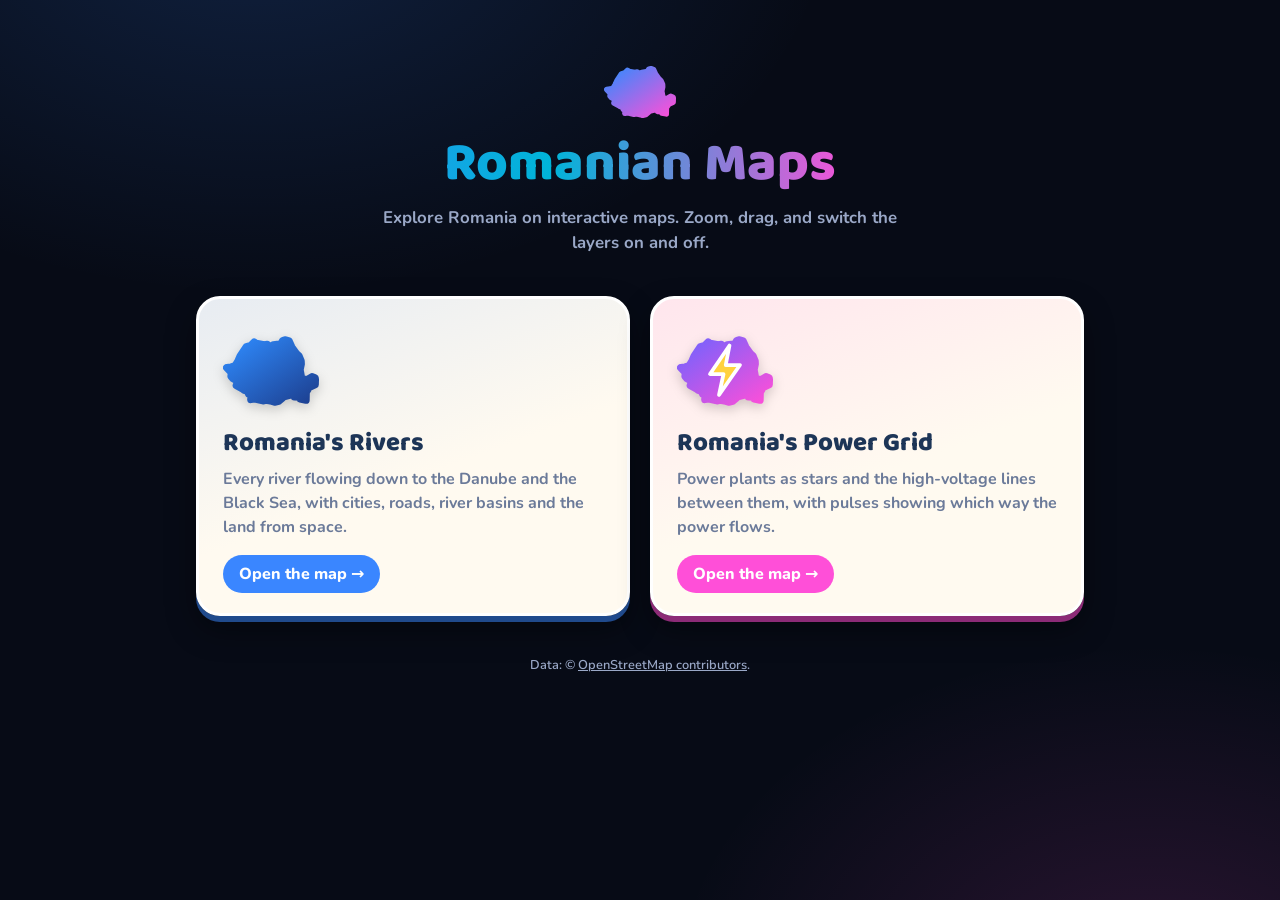
<file: index.html>
<!DOCTYPE html>
<html lang="en">
<head>
  <meta charset="UTF-8" />
  <meta name="viewport" content="width=device-width, initial-scale=1.0" />
  <title>Romanian Maps</title>
  <meta name="description" content="Interactive maps of Romania drawn from OpenStreetMap: its rivers flowing to the sea, and its power grid." />
  <link rel="preconnect" href="https://fonts.googleapis.com" />
  <link rel="preconnect" href="https://fonts.gstatic.com" crossorigin />
  <link rel="stylesheet" href="https://fonts.googleapis.com/css2?family=Baloo+2:wght@700;800&family=Nunito:wght@600;700;800&display=swap" />
  <link rel="icon" href="favicon.svg" type="image/svg+xml" />
  <link rel="stylesheet" href="index.css" />
</head>
<body>
  <!-- The front door: one card per map, each opening its own page. -->
  <main class="nsc-map-index">
    <header class="index-header">
      <img class="index-logo" src="favicon.svg" alt="" width="72" height="72" />
      <h1 class="index-title">Romanian Maps</h1>
      <p class="index-intro">Explore Romania on interactive maps. Zoom, drag, and switch the layers on and off.</p>
    </header>

    <ul class="map-list">
      <li>
        <a class="map-card" href="rivers/" style="--tint: #3a86ff">
          <img class="map-icon" src="rivers/favicon.svg" alt="" width="96" height="96" />
          <span class="map-name">Romania's Rivers</span>
          <span class="map-about">Every river flowing down to the Danube and the Black Sea, with cities, roads, river basins and the land from space.</span>
          <span class="map-open">Open the map <span aria-hidden="true">&rarr;</span></span>
        </a>
      </li>
      <li>
        <a class="map-card" href="electric-grid/" style="--tint: #ff4fd8">
          <img class="map-icon" src="electric-grid/favicon.svg" alt="" width="96" height="96" />
          <span class="map-name">Romania's Power Grid</span>
          <span class="map-about">Power plants as stars and the high-voltage lines between them, with pulses showing which way the power flows.</span>
          <span class="map-open">Open the map <span aria-hidden="true">&rarr;</span></span>
        </a>
      </li>
    </ul>

    <p class="index-source">Data: &copy; <a href="https://www.openstreetmap.org/copyright">OpenStreetMap contributors</a>.</p>
  </main>
</body>
</html>
</file>
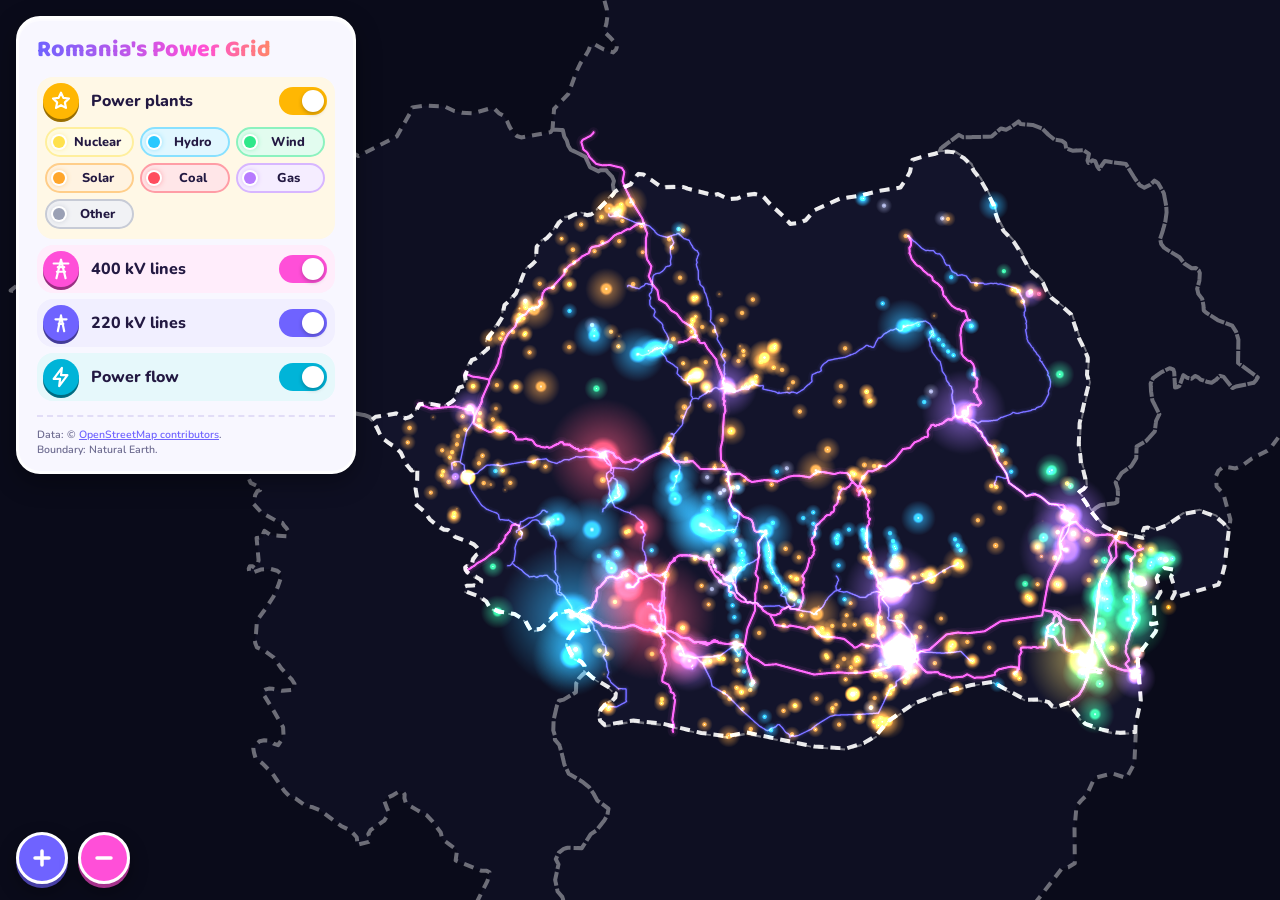
<file: electric-grid/index.html>
<!DOCTYPE html>
<html lang="en">
<head>
  <meta charset="UTF-8" />
  <meta name="viewport" content="width=device-width, initial-scale=1.0" />
  <title>Romania's Power Grid</title>
  <meta name="description" content="Romania's power plants and 220/400 kV lines, drawn as a neon constellation from OpenStreetMap data. Zoom and pan for detail." />
  <!-- Rounded, friendly lettering for the panel; the page falls back to the system font offline. -->
  <link rel="preconnect" href="https://fonts.googleapis.com" />
  <link rel="preconnect" href="https://fonts.gstatic.com" crossorigin />
  <link rel="stylesheet" href="https://fonts.googleapis.com/css2?family=Baloo+2:wght@700;800&family=Nunito:wght@600;700;800&display=swap" />
  <link rel="icon" href="favicon.svg" type="image/svg+xml" />
  <link rel="stylesheet" href="style.css" />
</head>
<body>
  <main class="nsc-grid-map is-loading">
    <!-- Shown while the page loads: a spark running round a ring. Fades out
         once the map is ready (main.js removes is-loading). -->
    <div class="map-loader" role="status" aria-label="Loading the map">
      <svg viewBox="0 0 64 64" aria-hidden="true">
        <circle class="track" cx="32" cy="32" r="26" />
        <g class="spark"><circle cx="32" cy="6" r="4.5" /></g>
        <path class="bolt" d="M35 17 24 34h8l-3 13 11-17h-8Z" />
      </svg>
    </div>

    <canvas class="map-canvas" tabindex="0" aria-label="Map of Romania's power plants and high-voltage lines, with pulses showing the modelled direction of power flow. Scroll or pinch to zoom, drag or use the arrow keys to move, 0 to reset."></canvas>

    <section class="map-panel">
      <h1 class="map-title">Romania's Power Grid</h1>

      <ul class="layer-list" aria-label="Layers">
        <li class="layer-item" data-layer-row="plants" style="--tint: #ffb703">
          <span class="layer-icon" aria-hidden="true">
            <svg viewBox="0 0 24 24"><path d="m12 3 2.6 5.6 6.1.7-4.5 4.2 1.2 6L12 16.6l-5.4 2.9 1.2-6-4.5-4.2 6.1-.7Z" /></svg>
          </span>
          <span class="layer-name">Power plants</span>
          <button type="button" class="layer-toggle" data-layer="plants" aria-pressed="true" aria-label="Show power plants"><span class="knob"></span></button>
          <!-- The plant types, in the plants row: the map's colour key, and
               each one can be switched off on its own. -->
          <div class="source-list" role="group" aria-label="Plant types">
            <button type="button" class="source-chip" data-source="nuclear" aria-pressed="true" style="--c: var(--nuclear)"><span class="dot"></span>Nuclear</button>
            <button type="button" class="source-chip" data-source="hydro" aria-pressed="true" style="--c: var(--hydro)"><span class="dot"></span>Hydro</button>
            <button type="button" class="source-chip" data-source="wind" aria-pressed="true" style="--c: var(--wind)"><span class="dot"></span>Wind</button>
            <button type="button" class="source-chip" data-source="solar" aria-pressed="true" style="--c: var(--solar)"><span class="dot"></span>Solar</button>
            <button type="button" class="source-chip" data-source="coal" aria-pressed="true" style="--c: var(--coal)"><span class="dot"></span>Coal</button>
            <button type="button" class="source-chip" data-source="gas" aria-pressed="true" style="--c: var(--gas)"><span class="dot"></span>Gas</button>
            <button type="button" class="source-chip" data-source="other" aria-pressed="true" style="--c: var(--other)"><span class="dot"></span>Other</button>
          </div>
        </li>
        <li class="layer-item" data-layer-row="kv400" style="--tint: #ff4fd8">
          <span class="layer-icon" aria-hidden="true">
            <svg viewBox="0 0 24 24"><path d="M12 2 7 22" /><path d="m12 2 5 20" /><path d="M4 6h16" /><path d="M8.5 10h7" /><path d="M7.5 15h9" /></svg>
          </span>
          <span class="layer-name">400 kV lines</span>
          <button type="button" class="layer-toggle" data-layer="kv400" aria-pressed="true" aria-label="Show 400 kV lines"><span class="knob"></span></button>
        </li>
        <li class="layer-item" data-layer-row="kv220" style="--tint: #6f63ff">
          <span class="layer-icon" aria-hidden="true">
            <svg viewBox="0 0 24 24"><path d="M12 4 8.5 21" /><path d="M12 4l3.5 17" /><path d="M6 8h12" /><path d="M9.5 13h5" /></svg>
          </span>
          <span class="layer-name">220 kV lines</span>
          <button type="button" class="layer-toggle" data-layer="kv220" aria-pressed="true" aria-label="Show 220 kV lines"><span class="knob"></span></button>
        </li>
        <li class="layer-item" data-layer-row="flow" style="--tint: #00b4d8">
          <span class="layer-icon" aria-hidden="true">
            <svg viewBox="0 0 24 24"><path d="M13 2 4 14h7l-1 8 9-12h-7Z" /></svg>
          </span>
          <span class="layer-name">Power flow</span>
          <button type="button" class="layer-toggle" data-layer="flow" aria-pressed="true" aria-label="Show the power flow"><span class="knob"></span></button>
        </li>
      </ul>

      <p class="map-source">Data: &copy; <a href="https://www.openstreetmap.org/copyright">OpenStreetMap contributors</a>.<br />Boundary: Natural Earth.</p>
    </section>

    <div class="map-controls" role="group" aria-label="Zoom">
      <button type="button" class="zoom-in" data-zoom="in" aria-label="Zoom in"><svg viewBox="0 0 24 24" aria-hidden="true"><path d="M12 5v14M5 12h14" /></svg></button>
      <button type="button" class="zoom-out" data-zoom="out" aria-label="Zoom out"><svg viewBox="0 0 24 24" aria-hidden="true"><path d="M5 12h14" /></svg></button>
    </div>
  </main>

  <script src="data/grid.js"></script>
  <script src="main.js"></script>
</body>
</html>
</file>
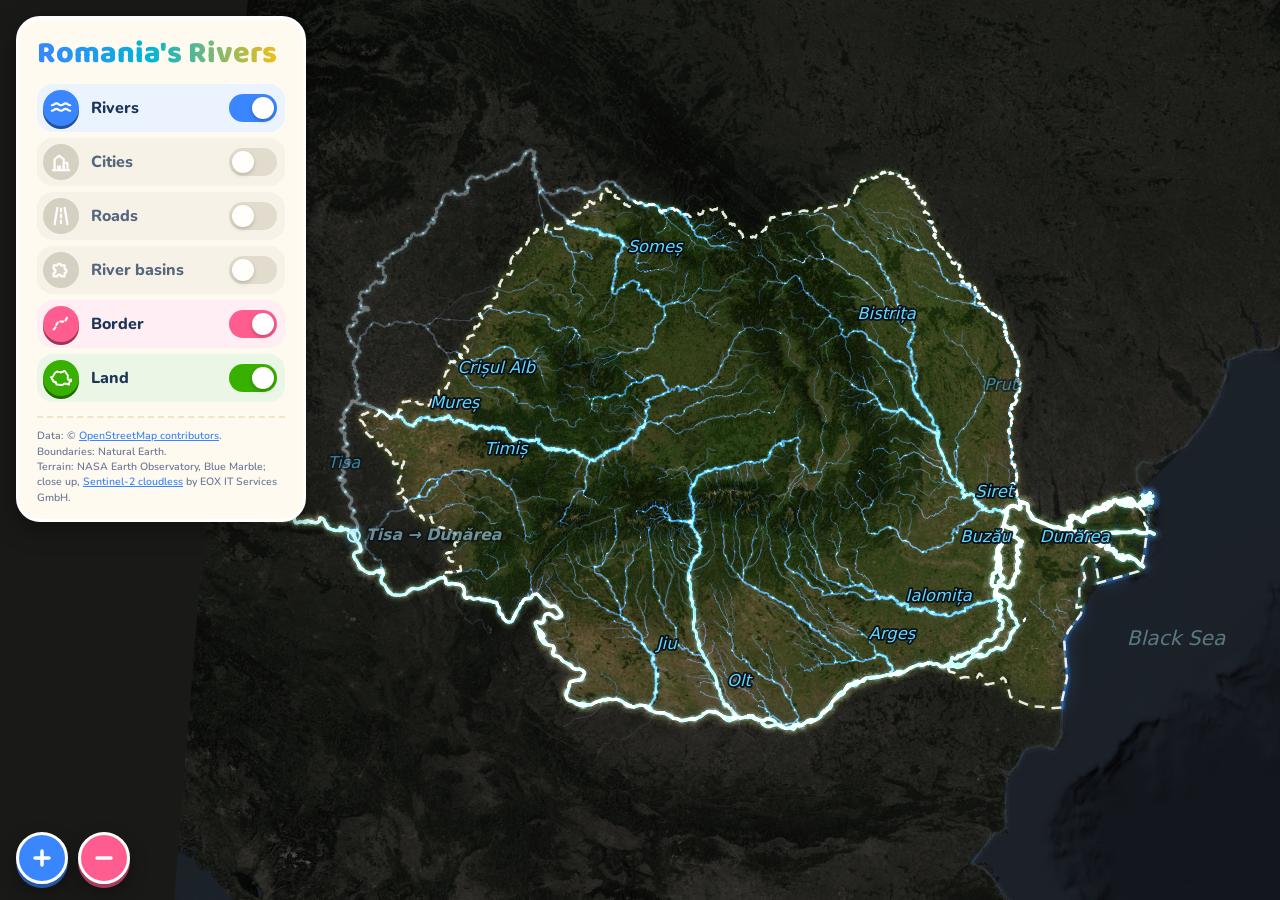
<file: rivers/index.html>
<!DOCTYPE html>
<html lang="en">
<head>
  <meta charset="UTF-8" />
  <meta name="viewport" content="width=device-width, initial-scale=1.0" />
  <title>Romania's Rivers</title>
  <meta name="description" content="Romania's river network drawn from OpenStreetMap, with water flowing down to the Black Sea. Zoom and pan for detail." />
  <!-- Rounded, friendly lettering for the panel; the page falls back to the system font offline. -->
  <link rel="preconnect" href="https://fonts.googleapis.com" />
  <link rel="preconnect" href="https://fonts.gstatic.com" crossorigin />
  <link rel="stylesheet" href="https://fonts.googleapis.com/css2?family=Baloo+2:wght@700;800&family=Nunito:wght@600;700;800&display=swap" />
  <link rel="icon" href="favicon.svg" type="image/svg+xml" />
  <link rel="stylesheet" href="style.css" />
</head>
<body>
  <main class="nsc-river-map is-loading">
    <!-- Shown while the page loads: water flowing in a drop. Fades out once
         the map is ready (main.js removes is-loading). -->
    <div class="map-loader" role="status" aria-label="Loading the map">
      <svg viewBox="0 0 64 64" aria-hidden="true">
        <defs><clipPath id="loader-drop"><circle cx="32" cy="32" r="26" /></clipPath></defs>
        <g clip-path="url(#loader-drop)">
          <path class="wave back" d="M0 0q8-5 16 0t16 0 16 0 16 0 16 0 16 0 16 0 16 0V40H0Z" />
          <path class="wave front" d="M0 0q8-5 16 0t16 0 16 0 16 0 16 0 16 0 16 0 16 0V40H0Z" />
        </g>
        <circle class="ring" cx="32" cy="32" r="29" />
      </svg>
    </div>

    <canvas class="map-canvas" tabindex="0" aria-label="Map of Romania's rivers and the cities on them, with pulses of water flowing down to the sea. Scroll or pinch to zoom, drag or use the arrow keys to move, 0 to reset."></canvas>

    <section class="map-panel">
      <h1 class="map-title">Romania's Rivers</h1>

      <ul class="layer-list" aria-label="Layers">
        <li class="layer-item" data-layer-row="rivers" style="--tint: #3a86ff">
          <span class="layer-icon" aria-hidden="true">
            <svg viewBox="0 0 24 24"><path d="M2 9c2.5 0 2.5-2 5-2s2.5 2 5 2 2.5-2 5-2 2.5 2 5 2" /><path d="M2 15c2.5 0 2.5-2 5-2s2.5 2 5 2 2.5-2 5-2 2.5 2 5 2" /></svg>
          </span>
          <span class="layer-name">Rivers</span>
          <button type="button" class="layer-toggle" data-layer="rivers" aria-pressed="true" aria-label="Show rivers"><span class="knob"></span></button>
        </li>
        <li class="layer-item is-hidden" data-layer-row="cities" style="--tint: #ffbe0b">
          <span class="layer-icon" aria-hidden="true">
            <svg viewBox="0 0 24 24"><path d="M3 21h18" /><path d="M5 21V9l5-4 5 4v12" /><path d="M15 21v-8h4v8" /><path d="M9 21v-4h2v4" /></svg>
          </span>
          <span class="layer-name">Cities</span>
          <button type="button" class="layer-toggle" data-layer="cities" aria-pressed="false" aria-label="Show cities"><span class="knob"></span></button>
        </li>
        <li class="layer-item is-hidden" data-layer-row="roads" style="--tint: #2ec4b6">
          <span class="layer-icon" aria-hidden="true">
            <svg viewBox="0 0 24 24"><path d="M8 3 5 21" /><path d="m16 3 3 18" /><path d="M12 4v3" /><path d="M12 10.5v3" /><path d="M12 17v3" /></svg>
          </span>
          <span class="layer-name">Roads</span>
          <button type="button" class="layer-toggle" data-layer="roads" aria-pressed="false" aria-label="Show roads"><span class="knob"></span></button>
        </li>
        <li class="layer-item is-hidden" data-layer-row="basins" style="--tint: #8338ec">
          <span class="layer-icon" aria-hidden="true">
            <svg viewBox="0 0 24 24"><path d="M4 7h4a2 2 0 1 1 4 0h4v4a2 2 0 1 1 0 4v4h-4a2 2 0 1 0-4 0H4v-4a2 2 0 1 0 0-4Z" /></svg>
          </span>
          <span class="layer-name">River basins</span>
          <button type="button" class="layer-toggle" data-layer="basins" aria-pressed="false" aria-label="Show river basins"><span class="knob"></span></button>
        </li>
        <li class="layer-item" data-layer-row="border" style="--tint: #ff5d8f">
          <span class="layer-icon" aria-hidden="true">
            <svg viewBox="0 0 24 24"><path d="M4 18c3-2 2-6 5-8s6 1 8-2 1-4 3-4" stroke-dasharray="3 3" /></svg>
          </span>
          <span class="layer-name">Border</span>
          <button type="button" class="layer-toggle" data-layer="border" aria-pressed="true" aria-label="Show the border"><span class="knob"></span></button>
        </li>
        <li class="layer-item" data-layer-row="terrain" style="--tint: #38b000">
          <span class="layer-icon" aria-hidden="true">
            <!-- Romania's outline, the same path as the favicon (from the romanian-borders app); drawn on a 64 grid, so a thicker stroke to match the others -->
            <svg viewBox="0 0 64 64"><path d="M55.3,51.4L51.4,50.6L50.9,49.3L47.5,49.2L46.6,48.3L45.1,47.9L40.7,49L37.1,52L34.4,52.7L32.6,52.1L28.8,51.4L26.6,51.8L21.2,50.5L18.6,50.9L19.4,48.6L17.2,47.3L16,44.9L17.8,44.2L15.7,42.8L14.1,44.7L13.1,43.9L8.9,41.7L9.9,38.8L6.7,37L5.4,35.5L5.7,33.2L2.5,29.8L5.4,29.4L8.1,28.6L10.1,25.3L10.4,24.6L10.4,24.5L10.4,24.5L11.5,22.1L15.6,15.9L18.5,15.1L20.8,12.8L22.2,13.7L27.4,14.6L29.5,14.3L31.6,16.3L31.7,16.3L33.6,14.6L38.7,13.9L39.9,11.7L41.7,11.3L44,12.1L45.8,16.1L48.8,20.3L50.6,22L52,25.3L52.1,27.4L51.3,31.2L52.2,36.1L52.3,36.2L53.1,37.3L55.9,38L59.3,35.9L61.4,36.7L61.5,37.8L61.4,41.1L57.5,42.8L55.4,46.1Z" stroke-width="5.5" /></svg>
          </span>
          <span class="layer-name">Land</span>
          <button type="button" class="layer-toggle" data-layer="terrain" aria-pressed="true" aria-label="Show land"><span class="knob"></span></button>
        </li>
      </ul>

      <p class="map-source">Data: &copy; <a href="https://www.openstreetmap.org/copyright">OpenStreetMap contributors</a>.<br />Boundaries: Natural Earth.<br />Terrain: NASA Earth Observatory, Blue Marble; close up, <a href="https://s2maps.eu">Sentinel-2 cloudless</a> by EOX IT Services GmbH.</p>
    </section>

    <div class="map-controls" role="group" aria-label="Zoom">
      <button type="button" class="zoom-in" data-zoom="in" aria-label="Zoom in"><svg viewBox="0 0 24 24" aria-hidden="true"><path d="M12 5v14M5 12h14" /></svg></button>
      <button type="button" class="zoom-out" data-zoom="out" aria-label="Zoom out"><svg viewBox="0 0 24 24" aria-hidden="true"><path d="M5 12h14" /></svg></button>
    </div>
  </main>

  <script src="data/rivers.js"></script>
  <script src="data/roads.js"></script>
  <script src="main.js"></script>
</body>
</html>
</file>
<file: index.css>
/* The landing page: the maps' night-sky background and their bright paper
   cards, one card per map. */
:root {
  --bg: #070b16;
  --text: #eef6ff;
  --muted: #9aa8c7;
  --ui-paper: #fffaf0;
  --ui-ink: #1d3557;
  --ui-muted: #6b7a99;
  --ui-sky: #3a86ff;
  --ui-pink: #ff5d8f;
  --ui-sun: #ffbe0b;
  --ui-font: "Nunito", system-ui, -apple-system, "Segoe UI", Roboto, sans-serif;
  --ui-font-title: "Baloo 2", "Nunito", system-ui, sans-serif;
}

* {
  box-sizing: border-box;
}

body {
  margin: 0;
  min-height: 100vh;
  background:
    radial-gradient(60rem 40rem at 20% -10%, rgba(58, 134, 255, 0.18), transparent 60%),
    radial-gradient(50rem 36rem at 90% 110%, rgba(255, 79, 216, 0.14), transparent 60%),
    var(--bg);
  color: var(--text);
  font-family: var(--ui-font);
}

.nsc-map-index {
  max-width: 920px;
  margin: 0 auto;
  padding: 56px 16px 40px;

  .index-header {
    text-align: center;
  }

  .index-logo {
    display: block;
    width: 72px;
    height: 72px;
    margin: 0 auto 8px;
  }

  .index-title {
    margin: 0;
    font-family: var(--ui-font-title);
    font-size: clamp(2.2rem, 6vw, 3.4rem);
    font-weight: 800;
    line-height: 1.05;
    background: linear-gradient(90deg, var(--ui-sky), #00b4d8 40%, #ff4fd8 75%, var(--ui-sun));
    -webkit-background-clip: text;
    background-clip: text;
    color: transparent;
  }

  .index-intro {
    max-width: 34rem;
    margin: 12px auto 0;
    color: var(--muted);
    font-size: 1.05rem;
    font-weight: 700;
    line-height: 1.5;
  }

  .map-list {
    display: grid;
    grid-template-columns: repeat(auto-fit, minmax(260px, 1fr));
    gap: 20px;
    margin: 40px 0 0;
    padding: 0;
    list-style: none;
  }

  /* A paper card like the maps' panels, tinted by its map's colour, that
     lifts a little under the pointer. */
  .map-card {
    display: flex;
    flex-direction: column;
    align-items: flex-start;
    gap: 10px;
    height: 100%;
    padding: 24px 24px 20px;
    border: 3px solid #fff;
    border-radius: 24px;
    background: linear-gradient(160deg, color-mix(in srgb, var(--tint) 12%, var(--ui-paper)), var(--ui-paper) 55%);
    color: var(--ui-ink);
    text-decoration: none;
    box-shadow:
      0 6px 0 color-mix(in srgb, var(--tint) 55%, black),
      0 14px 30px rgba(0, 0, 0, 0.4);
    transition:
      transform 0.2s cubic-bezier(0.34, 1.56, 0.64, 1),
      box-shadow 0.2s;

    &:hover {
      transform: translateY(-4px);
    }

    &:active {
      transform: translateY(3px);
      box-shadow:
        0 2px 0 color-mix(in srgb, var(--tint) 55%, black),
        0 8px 18px rgba(0, 0, 0, 0.35);
    }

    &:focus-visible {
      outline: 3px solid var(--ui-sun);
      outline-offset: 4px;
    }
  }

  .map-icon {
    width: 96px;
    height: 96px;
    filter: drop-shadow(0 4px 6px rgba(0, 0, 0, 0.18));
  }

  .map-name {
    font-family: var(--ui-font-title);
    font-size: 1.6rem;
    font-weight: 800;
    line-height: 1.1;
  }

  .map-about {
    flex: 1;
    color: var(--ui-muted);
    font-weight: 700;
    line-height: 1.5;
  }

  .map-open {
    margin-top: 6px;
    padding: 8px 16px;
    border-radius: 999px;
    background: var(--tint);
    color: #fff;
    font-weight: 800;
  }

  .index-source {
    margin: 40px 0 0;
    color: var(--muted);
    font-size: 0.8rem;
    font-weight: 600;
    text-align: center;

    a {
      color: inherit;
    }
  }

  @media (prefers-reduced-motion: reduce) {
    .map-card {
      transition: none;
    }
  }
}
</file>
<file: electric-grid/style.css>
/* One palette, read by both the panel (here) and the canvas (main.js reads
   these custom properties off the root), so the two cannot drift apart. */
:root {
  --bg: #0a0b1a;
  /* The country under the lines; its border is drawn white (main.js). */
  --land: #13142b;
  /* The countries around, a shade off the background: there, not shown. */
  --neighbour: #0e0f22;
  --text: #f4f4fb;
  /* The canvas's keyboard-focus ring. */
  --accent: #ff4fd8;

  /* Plants by source, and the two line voltages. */
  --nuclear: #ffe14d;
  --hydro: #29c8ff;
  --wind: #2ee88a;
  --solar: #ffa62b;
  --coal: #ff4d5e;
  --gas: #b77bff;
  --other: #9aa0b5;
  --kv400: #ff4fd8;
  --kv220: #6f63ff;

  /* The interface over the map: bright and friendly, in the grid's own
     electric colours. Only the panel and the buttons use these; the map keeps
     its own colours above. */
  --ui-paper: #f8f7ff;
  --ui-ink: #231942;
  --ui-muted: #6c6a8f;
  --ui-line: #e2ddf7;
  --ui-violet: #6f63ff;
  --ui-magenta: #ff4fd8;
  --ui-volt: #ffb703;
  --ui-shadow: 0 8px 24px rgba(0, 0, 0, 0.35), 0 2px 0 rgba(255, 255, 255, 0.6) inset;
  --ui-font: "Nunito", system-ui, -apple-system, "Segoe UI", Roboto, sans-serif;
  --ui-font-title: "Baloo 2", "Nunito", system-ui, sans-serif;
}

* {
  box-sizing: border-box;
}

html,
body {
  height: 100%;
}

body {
  margin: 0;
  overflow: hidden;
  background: var(--bg);
  color: var(--text);
  font-family: system-ui, -apple-system, "Segoe UI", Roboto, sans-serif;
}

/* The map fills the window; everything else floats over it. */
.nsc-grid-map {
  position: fixed;
  inset: 0;

  /* Until the fonts arrive (main.js, at most 1.5 s) the map, panel and
     buttons stay hidden, so nothing shows in the fallback font first. Then
     they fade in together as the loader fades out, the map a touch slower. */
  .map-canvas,
  .map-panel,
  .map-controls {
    transition: opacity 0.6s ease-out 0.15s;
  }

  .map-canvas {
    transition-duration: 0.9s;
  }

  &.is-loading {
    .map-canvas,
    .map-panel,
    .map-controls {
      opacity: 0;
      pointer-events: none;
    }
  }

  /* --- The loader: a spark running round a ring, a bolt in the middle -------
     White and pale yellow. It fades out when loading ends. */
  .map-loader {
    position: absolute;
    top: 50%;
    left: 50%;
    width: 72px;
    height: 72px;
    margin: -36px 0 0 -36px;
    pointer-events: none;
    opacity: 0;
    visibility: hidden;
    transition: opacity 0.4s, visibility 0.4s;

    svg {
      display: block;
      width: 100%;
      height: 100%;
      overflow: visible;
    }

    .track {
      fill: none;
      stroke: #fff;
      stroke-width: 2.5;
      opacity: 0.3;
    }

    .spark {
      fill: #fff;
      filter: drop-shadow(0 0 4px #fff6c2);
      transform-origin: 32px 32px;
      animation: loader-spin 1.1s linear infinite;
    }

    .bolt {
      fill: #fff6c2;
      animation: loader-flicker 1.1s ease-in-out infinite;
    }
  }

  /* A short delay before it fades in, so a fast (cached) load shows no
     flash of the loader at all. */
  &.is-loading .map-loader {
    opacity: 1;
    visibility: visible;
    transition-delay: 0.2s;
  }

  @media (prefers-reduced-motion: reduce) {
    .map-loader .spark,
    .map-loader .bolt {
      animation: none;
    }
  }

  .map-canvas {
    position: absolute;
    inset: 0;
    display: block;
    width: 100%;
    height: 100%;
    cursor: grab;
    /* The canvas handles pinch and drag itself. */
    touch-action: none;
    outline: none;

    &.is-dragging {
      cursor: grabbing;
    }

    &:focus-visible {
      box-shadow: inset 0 0 0 2px var(--accent);
    }
  }

  /* --- The panel: title, layers, plant types, sources -----------------------
     A bright paper card with big round corners, friendly lettering and one
     colourful icon per layer: easy to read, easy to tap. */
  .map-panel {
    position: absolute;
    top: 16px;
    left: 16px;
    /* A little wider than the rivers card, so three plant chips fit a row. */
    width: min(340px, calc(100% - 32px));
    /* Room left below for the zoom buttons, bottom left. */
    max-height: calc(100% - 104px);
    overflow-y: auto;
    padding: 18px 18px 14px;
    border: 3px solid #fff;
    border-radius: 24px;
    background: var(--ui-paper);
    color: var(--ui-ink);
    box-shadow: var(--ui-shadow);
    font-family: var(--ui-font);
  }

  .map-title {
    margin: 0;
    font-family: var(--ui-font-title);
    /* A little smaller than the rivers title, so the longer name fits the
       card on one line. */
    font-size: clamp(1.2rem, 3vw, 1.45rem);
    font-weight: 800;
    line-height: 1.1;
    white-space: nowrap;
    /* The line colours running into a spark of yellow. */
    background: linear-gradient(90deg, var(--ui-violet), var(--ui-magenta) 55%, var(--ui-volt));
    -webkit-background-clip: text;
    background-clip: text;
    color: transparent;
  }

  .layer-list {
    display: grid;
    gap: 6px;
    margin: 14px 0 0;
    padding: 0;
    list-style: none;
  }

  /* One row per layer: its icon in a round badge of its own colour, the name,
     and a big switch. A hidden layer's row turns pale and its badge grey, so
     the state reads at a glance. */
  .layer-item {
    display: flex;
    align-items: center;
    gap: 12px;
    padding: 6px 8px 6px 6px;
    border-radius: 16px;
    background: color-mix(in srgb, var(--tint) 10%, white);
    font-size: 1rem;
    font-weight: 800;
    transition: background 0.2s, opacity 0.2s;

    &.is-hidden {
      background: #efedf6;
      opacity: 0.75;

      .layer-icon {
        background: #c4c1d3;
        box-shadow: none;
      }
    }
  }

  .layer-icon {
    display: grid;
    flex: none;
    place-items: center;
    width: 36px;
    height: 36px;
    border-radius: 50%;
    background: var(--tint);
    box-shadow: 0 3px 0 color-mix(in srgb, var(--tint) 60%, black);
    transition: background 0.2s;

    svg {
      width: 22px;
      height: 22px;
      fill: none;
      stroke: #fff;
      stroke-width: 2.4;
      stroke-linecap: round;
      stroke-linejoin: round;
    }
  }

  .layer-name {
    flex: 1;
  }

  /* An on/off switch: a pill with a round knob, filled with the layer's
     colour when on. */
  .layer-toggle {
    position: relative;
    flex: none;
    width: 48px;
    height: 28px;
    padding: 0;
    border: 0;
    border-radius: 999px;
    background: #d6d3e3;
    cursor: pointer;
    transition: background 0.2s;

    .knob {
      position: absolute;
      top: 3px;
      left: 3px;
      width: 22px;
      height: 22px;
      border-radius: 50%;
      background: #fff;
      box-shadow: 0 2px 4px rgba(0, 0, 0, 0.25);
      transition: transform 0.2s cubic-bezier(0.34, 1.56, 0.64, 1);
    }

    &[aria-pressed="true"] {
      background: var(--tint);

      .knob {
        transform: translateX(20px);
      }
    }

    &:focus-visible {
      outline: 3px solid var(--ui-volt);
      outline-offset: 2px;
    }
  }

  /* The plant types, inside the plants row on its own line under the name:
     small round chips, a dot of the map's colour in each, which double as
     the colour key. A chip switched off goes pale; with the plants layer off
     they all do. */
  .layer-item:has(.source-list) {
    flex-wrap: wrap;
    row-gap: 8px;
    padding-bottom: 10px;
  }

  /* Three equal columns, so every chip is the same width. */
  .source-list {
    display: grid;
    flex: 1 0 100%;
    grid-template-columns: repeat(3, minmax(0, 1fr));
    gap: 6px;
    padding: 0 2px;
    transition: opacity 0.2s;

    &.is-hidden {
      opacity: 0.45;
    }
  }

  .source-chip {
    /* The dot at the left; the name (a bare text node, so an anonymous grid
       item) centred in the space left after it. */
    display: grid;
    grid-template-columns: auto 1fr;
    align-items: center;
    text-align: center;
    gap: 6px;
    min-width: 0;
    padding: 4px 8px 4px 6px;
    white-space: nowrap;
    border: 2px solid color-mix(in srgb, var(--c) 55%, white);
    border-radius: 999px;
    background: color-mix(in srgb, var(--c) 14%, white);
    color: var(--ui-ink);
    font: inherit;
    font-size: 0.8rem;
    font-weight: 800;
    cursor: pointer;
    transition: background 0.2s, border-color 0.2s, color 0.2s;

    .dot {
      width: 12px;
      height: 12px;
      border-radius: 50%;
      background: var(--c);
      box-shadow: 0 0 0 2px #fff, 0 0 6px var(--c);
      transition: background 0.2s, box-shadow 0.2s;
    }

    &[aria-pressed="false"] {
      border-color: var(--ui-line);
      background: #f1eff8;
      color: var(--ui-muted);

      .dot {
        background: #c4c1d3;
        box-shadow: 0 0 0 2px #fff;
      }
    }

    &:hover {
      border-color: var(--c);
    }

    &:focus-visible {
      outline: 3px solid var(--ui-volt);
      outline-offset: 2px;
    }
  }

  .map-source {
    margin: 14px 0 0;
    padding-top: 10px;
    border-top: 2px dashed var(--ui-line);
    color: var(--ui-muted);
    font-size: 0.66rem;
    font-weight: 600;
    line-height: 1.45;

    a {
      color: var(--ui-violet);
    }
  }

  /* --- Zoom buttons: big, round, bright, with a little bounce --------------
     Shaded like the layer badges: a solid darker lip below, from the button's
     own colour, and a soft shadow on the map. The icons are drawn, not typed,
     so they sit dead centre whatever the font. */
  /* Bottom left, side by side, under the panel. */
  .map-controls {
    position: absolute;
    left: 16px;
    bottom: 16px;
    display: flex;
    gap: 10px;

    button {
      --face: var(--ui-violet);
      display: grid;
      place-items: center;
      width: 52px;
      height: 52px;
      padding: 0;
      border: 3px solid #fff;
      border-radius: 50%;
      background: var(--face);
      cursor: pointer;
      box-shadow:
        0 4px 0 color-mix(in srgb, var(--face) 65%, black),
        0 8px 18px rgba(0, 0, 0, 0.35);
      transition:
        transform 0.15s cubic-bezier(0.34, 1.56, 0.64, 1),
        box-shadow 0.15s;

      svg {
        width: 24px;
        height: 24px;
        fill: none;
        stroke: #fff;
        stroke-width: 3.5;
        stroke-linecap: round;
        stroke-linejoin: round;
      }

      &.zoom-in {
        --face: var(--ui-violet);
      }

      &.zoom-out {
        --face: var(--ui-magenta);
      }

      &:hover {
        transform: translateY(-1px) scale(1.06);
      }

      /* Pressed: it sinks onto its lip. */
      &:active {
        transform: translateY(3px);
        box-shadow:
          0 1px 0 color-mix(in srgb, var(--face) 65%, black),
          0 4px 10px rgba(0, 0, 0, 0.3);
      }

      &:focus-visible {
        outline: 3px solid var(--ui-volt);
        outline-offset: 2px;
      }
    }
  }

  /* Phones: a smaller card and smaller buttons, the map gets the room. */
  @media (max-width: 600px) {
    .map-panel {
      padding: 12px 12px 10px;
      border-radius: 18px;
    }

    .map-source {
      display: none;
    }

    .layer-item {
      font-size: 0.9rem;
    }

    .source-chip {
      font-size: 0.72rem;
    }

    .map-controls button {
      width: 44px;
      height: 44px;

      svg {
        width: 20px;
        height: 20px;
      }
    }
  }
}

@keyframes loader-spin {
  to {
    transform: rotate(360deg);
  }
}

/* The bolt brightens as the spark passes the top. */
@keyframes loader-flicker {
  0%,
  100% {
    opacity: 1;
  }

  50% {
    opacity: 0.45;
  }
}
</file>
<file: rivers/style.css>
/* One palette, read by both the panel (here) and the canvas (main.js reads
   these custom properties off the root), so the two cannot drift apart. The
   three river colours are the ends and middle of the size ramp. */
:root {
  --bg: #070b16;
  /* The flat map, shown with the terrain layer off: Romania, its border line
     and the neighbouring countries. */
  --land: #0e1424;
  --border: #22304f;
  --neighbour: #141b2d;
  /* The sea: a deep blue from the river ramp, lit at the coast by --river-mid. */
  --sea: #0c2656;
  /* Under the satellite picture and past its edges: the picture's own
     average land colour at its borders, so where it stops does not show once
     the veil has dimmed both alike. */
  --terrain-edge: #30391a;
  --city: #ffd84d;
  /* Roads: yellow, motorways green. Within the roads, importance shows in
     width and strength. */
  --road: #ffe066;
  --motorway: #4ade80;
  /* Everything outside Romania, whatever its layer: how much darker (0-1)
     and how much greyer (0-1). */
  --outside-dim: 0.5;
  --outside-grey: 0.75;
  --text: #eef6ff;
  /* River names, and the canvas's keyboard-focus ring. */
  --accent: #5fd8ff;

  --river-small: #1d3f8f;
  --river-mid: #2f8cff;
  --river-large: #b9f3ff;

  /* The interface over the map: bright and friendly, for children. Only the
     panel and the buttons use these; the map keeps its own colours above. */
  --ui-paper: #fffaf0;
  --ui-ink: #1d3557;
  --ui-muted: #6b7a99;
  --ui-line: #f1e4c8;
  --ui-sky: #3a86ff;
  --ui-sun: #ffbe0b;
  --ui-pink: #ff5d8f;
  --ui-shadow: 0 8px 24px rgba(0, 0, 0, 0.35), 0 2px 0 rgba(255, 255, 255, 0.6) inset;
  --ui-font: "Nunito", system-ui, -apple-system, "Segoe UI", Roboto, sans-serif;
  --ui-font-title: "Baloo 2", "Nunito", system-ui, sans-serif;
}

* {
  box-sizing: border-box;
}

html,
body {
  height: 100%;
}

body {
  margin: 0;
  overflow: hidden;
  background: var(--bg);
  color: var(--text);
  font-family: system-ui, -apple-system, "Segoe UI", Roboto, sans-serif;
}

/* The map fills the window; everything else floats over it. */
.nsc-river-map {
  position: fixed;
  inset: 0;

  /* Until the fonts arrive (main.js, at most 1.5 s) the map, panel and
     buttons stay hidden, so nothing shows in the fallback font first. Then
     they fade in together as the loader fades out, the map a touch slower. */
  .map-canvas,
  .map-panel,
  .map-controls {
    transition: opacity 0.6s ease-out 0.15s;
  }

  .map-canvas {
    transition-duration: 0.9s;
  }

  &.is-loading {
    .map-canvas,
    .map-panel,
    .map-controls {
      opacity: 0;
      pointer-events: none;
    }
  }

  /* --- The loader: a drop with water flowing across it ---------------------
     White-blue water in a white ring. Two waves one period wide slide
     sideways forever; the back one slower and fainter, so the water seems to move. It fades out when loading ends. */
  .map-loader {
    position: absolute;
    top: 50%;
    left: 50%;
    width: 72px;
    height: 72px;
    margin: -36px 0 0 -36px;
    pointer-events: none;
    opacity: 0;
    visibility: hidden;
    transition: opacity 0.4s, visibility 0.4s;

    svg {
      display: block;
      width: 100%;
      height: 100%;
      overflow: visible;
    }

    .ring {
      fill: none;
      stroke: #fff;
      stroke-width: 2.5;
      opacity: 0.85;
    }

    .wave {
      animation: loader-flow 1.6s linear infinite;
    }

    .front {
      fill: var(--river-large);
      --wave-y: 34px;
    }

    .back {
      fill: #fff;
      opacity: 0.4;
      animation-duration: 2.6s;
      animation-direction: reverse;
      --wave-y: 31px;
    }
  }

  /* A short delay before it fades in, so a fast (cached) load shows no
     flash of the loader at all. */
  &.is-loading .map-loader {
    opacity: 1;
    visibility: visible;
    transition-delay: 0.2s;
  }

  @media (prefers-reduced-motion: reduce) {
    .map-loader .wave {
      animation: none;
      transform: translate(0, var(--wave-y));
    }
  }

  .map-canvas {
    position: absolute;
    inset: 0;
    display: block;
    width: 100%;
    height: 100%;
    cursor: grab;
    /* The canvas handles pinch and drag itself. */
    touch-action: none;
    outline: none;

    &.is-dragging {
      cursor: grabbing;
    }

    &:focus-visible {
      box-shadow: inset 0 0 0 2px var(--accent);
    }
  }

  /* --- The panel: title, layers, sources ------------------------------------
     A bright paper card with big round corners, friendly lettering and one
     colourful icon per layer, made for children: easy to read, easy to tap. */
  .map-panel {
    position: absolute;
    top: 16px;
    left: 16px;
    width: min(290px, calc(100% - 32px));
    /* Room left below for the zoom buttons, bottom left. */
    max-height: calc(100% - 104px);
    overflow-y: auto;
    padding: 18px 18px 14px;
    border: 3px solid #fff;
    border-radius: 24px;
    background: var(--ui-paper);
    color: var(--ui-ink);
    box-shadow: var(--ui-shadow);
    font-family: var(--ui-font);
  }

  .map-title {
    margin: 0;
    font-family: var(--ui-font-title);
    font-size: clamp(1.5rem, 3.4vw, 1.9rem);
    font-weight: 800;
    line-height: 1.1;
    /* A rainbow of the river blues into the sun. */
    background: linear-gradient(90deg, var(--ui-sky), #00b4d8 45%, var(--ui-sun));
    -webkit-background-clip: text;
    background-clip: text;
    color: transparent;
  }

  .layer-list {
    display: grid;
    gap: 6px;
    margin: 14px 0 0;
    padding: 0;
    list-style: none;
  }

  /* One row per layer: its icon in a round badge of its own colour, the name,
     and a big switch. A hidden layer's row turns pale and its badge grey, so
     the state reads at a glance. */
  .layer-item {
    display: flex;
    align-items: center;
    gap: 12px;
    padding: 6px 8px 6px 6px;
    border-radius: 16px;
    background: color-mix(in srgb, var(--tint) 10%, white);
    font-size: 1rem;
    font-weight: 800;
    transition: background 0.2s, opacity 0.2s;

    &.is-hidden {
      background: #f4efe4;
      opacity: 0.75;

      .layer-icon {
        background: #c9c2b3;
        box-shadow: none;
      }
    }
  }

  .layer-icon {
    display: grid;
    flex: none;
    place-items: center;
    width: 36px;
    height: 36px;
    border-radius: 50%;
    background: var(--tint);
    box-shadow: 0 3px 0 color-mix(in srgb, var(--tint) 60%, black);
    transition: background 0.2s;

    svg {
      width: 22px;
      height: 22px;
      fill: none;
      stroke: #fff;
      stroke-width: 2.4;
      stroke-linecap: round;
      stroke-linejoin: round;
    }
  }

  .layer-name {
    flex: 1;
  }

  /* An on/off switch: a pill with a round knob, filled with the layer's
     colour when on. */
  .layer-toggle {
    position: relative;
    flex: none;
    width: 48px;
    height: 28px;
    padding: 0;
    border: 0;
    border-radius: 999px;
    background: #d9d2c3;
    cursor: pointer;
    transition: background 0.2s;

    .knob {
      position: absolute;
      top: 3px;
      left: 3px;
      width: 22px;
      height: 22px;
      border-radius: 50%;
      background: #fff;
      box-shadow: 0 2px 4px rgba(0, 0, 0, 0.25);
      transition: transform 0.2s cubic-bezier(0.34, 1.56, 0.64, 1);
    }

    &[aria-pressed="true"] {
      background: var(--tint);

      .knob {
        transform: translateX(20px);
      }
    }

    &:focus-visible {
      outline: 3px solid var(--ui-sun);
      outline-offset: 2px;
    }
  }

  .map-source {
    margin: 14px 0 0;
    padding-top: 10px;
    border-top: 2px dashed var(--ui-line);
    color: var(--ui-muted);
    font-size: 0.66rem;
    font-weight: 600;
    line-height: 1.45;

    a {
      color: var(--ui-sky);
    }
  }

  /* --- Zoom buttons: big, round, bright, with a little bounce ------------- */
  /* Bottom left, side by side, under the panel. */
  .map-controls {
    position: absolute;
    left: 16px;
    bottom: 16px;
    display: flex;
    gap: 10px;

    /* Shaded like the layer badges: a solid darker lip below, from the
       button's own colour, and a soft shadow on the map. Not the panel's
       shadow, whose inset white highlight showed as a pale crescent under
       the rim of a round button. The + and - are drawn, not typed, so they
       sit dead centre whatever the font. */
    button {
      --face: var(--ui-sky);
      display: grid;
      place-items: center;
      width: 52px;
      height: 52px;
      padding: 0;
      border: 3px solid #fff;
      border-radius: 50%;
      background: var(--face);
      cursor: pointer;
      box-shadow:
        0 4px 0 color-mix(in srgb, var(--face) 65%, black),
        0 8px 18px rgba(0, 0, 0, 0.35);
      transition:
        transform 0.15s cubic-bezier(0.34, 1.56, 0.64, 1),
        box-shadow 0.15s;

      svg {
        width: 24px;
        height: 24px;
        fill: none;
        stroke: #fff;
        stroke-width: 3.5;
        stroke-linecap: round;
      }

      &.zoom-in {
        --face: var(--ui-sky);
      }

      &.zoom-out {
        --face: var(--ui-pink);
      }

      &:hover {
        transform: translateY(-1px) scale(1.06);
      }

      /* Pressed: it sinks onto its lip. */
      &:active {
        transform: translateY(3px);
        box-shadow:
          0 1px 0 color-mix(in srgb, var(--face) 65%, black),
          0 4px 10px rgba(0, 0, 0, 0.3);
      }

      &:focus-visible {
        outline: 3px solid var(--ui-sun);
        outline-offset: 2px;
      }
    }
  }

  /* Phones: a smaller card and smaller buttons, the map gets the room. */
  @media (max-width: 600px) {
    .map-panel {
      padding: 12px 12px 10px;
      border-radius: 18px;
    }

    .map-source {
      display: none;
    }

    .layer-item {
      font-size: 0.9rem;
    }

    .map-controls button {
      width: 44px;
      height: 44px;

      svg {
        width: 20px;
        height: 20px;
      }
    }
  }
}

/* One wave period (32 units) to the left: the shape lines up again, so the
   loop has no seam. The y offset is set per wave through --wave-y. */
@keyframes loader-flow {
  from {
    transform: translate(0, var(--wave-y));
  }

  to {
    transform: translate(-32px, var(--wave-y));
  }
}
</file>
